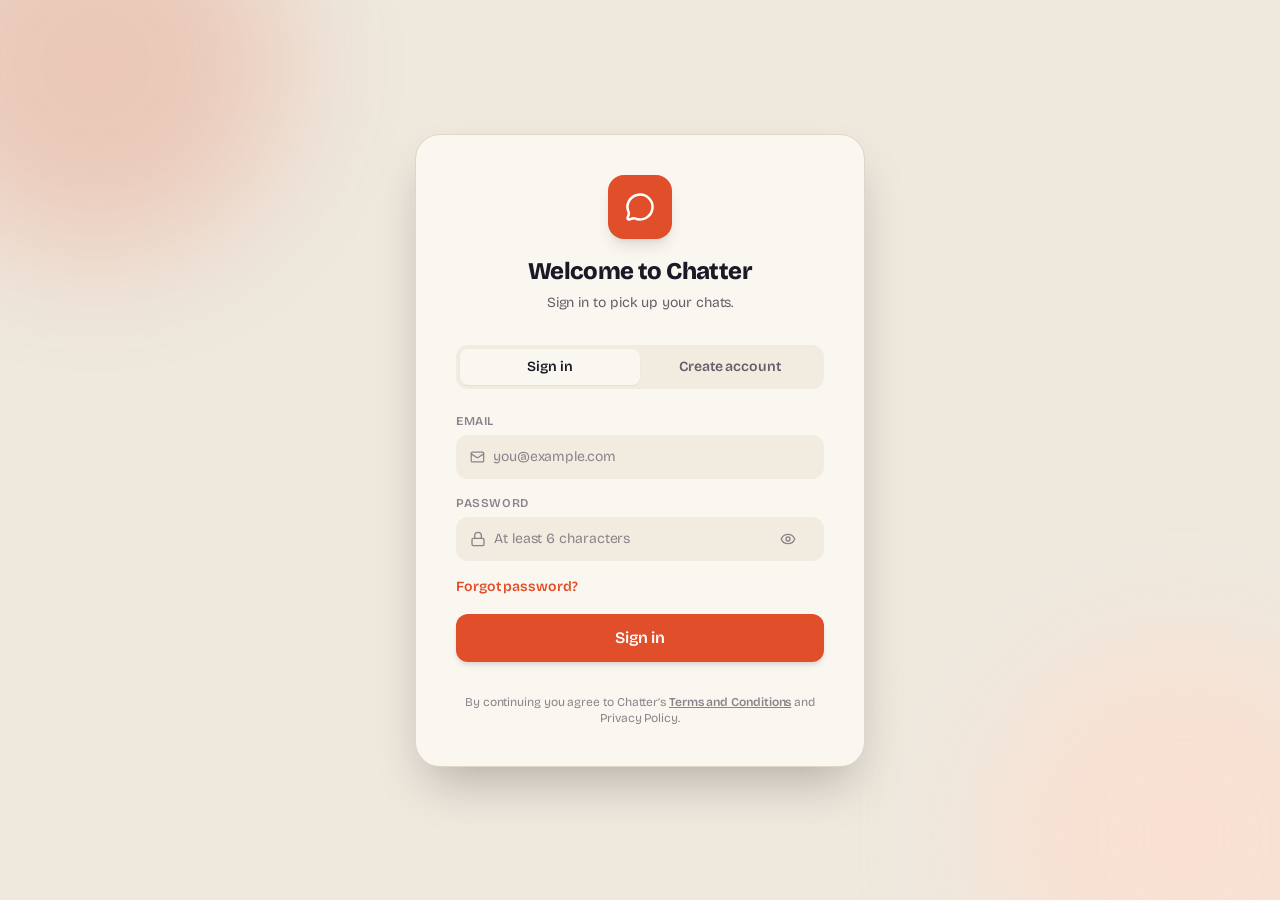
<file: app/index.html>
<!doctype html>
<html lang="en">
  <head>
    <meta charset="UTF-8" />
    <link rel="icon" type="image/png" href="./favicon.png" />
    <link rel="apple-touch-icon" href="./apple-touch-icon.png" />
    <link rel="manifest" href="./manifest.webmanifest" />
    <meta name="theme-color" content="#F5EFE6" />
    <meta name="viewport" content="width=device-width, initial-scale=1.0, viewport-fit=cover" />
    <meta name="mobile-web-app-capable" content="yes" />
    <meta name="apple-mobile-web-app-capable" content="yes" />
    <meta name="apple-mobile-web-app-title" content="Chatter" />
    <meta name="description" content="Chatter — private messaging with Ghost Canvas, smart replies and PIN protection." />
    <title>Chatter — Messaging</title>
    <link rel="preconnect" href="https://fonts.googleapis.com" />
    <link rel="preconnect" href="https://fonts.gstatic.com" crossorigin />
    <!-- Fonts load without blocking the first paint; text shows in a system font until they arrive -->
    <link rel="stylesheet" media="print" onload="this.media='all'" href="https://fonts.googleapis.com/css2?family=Bricolage+Grotesque:opsz,wght@12..96,400;12..96,500;12..96,600;12..96,700;12..96,800&family=Nunito:wght@400;500;600;700;800&family=Lora:wght@400;500;600;700&family=JetBrains+Mono:wght@400;500;700&family=Atkinson+Hyperlegible:wght@400;700&display=swap" />
    <noscript><link rel="stylesheet" href="https://fonts.googleapis.com/css2?family=Bricolage+Grotesque:wght@400;600;800&display=swap" /></noscript>
    <style>
      /* Launch screen: painted by the browser before any script runs, so the app never opens on a blank white page */
      html, body { margin: 0; background: #F6F1E8; }
      #boot { position: fixed; inset: 0; display: flex; flex-direction: column; align-items: center; justify-content: center; gap: 14px; background: #F6F1E8; color: #1C1926; font: 800 26px/1 system-ui, sans-serif; letter-spacing: -0.02em; }
      #boot i { width: 28px; height: 28px; border-radius: 50%; border: 3px solid rgba(224, 78, 42, .25); border-top-color: #E04E2A; animation: boot-spin .8s linear infinite; }
      @keyframes boot-spin { to { transform: rotate(360deg); } }
      @media (prefers-reduced-motion: reduce) { #boot i { animation-duration: 2.4s; } }
    </style>
    <script type="module" crossorigin src="./assets/index-Ca_2gz2l.js"></script>
  </head>
  <body>
    <div id="root"><div id="boot" role="status" aria-label="Loading Chatter"><span>Chatter</span><i></i></div></div>
  </body>
</html>
</file>
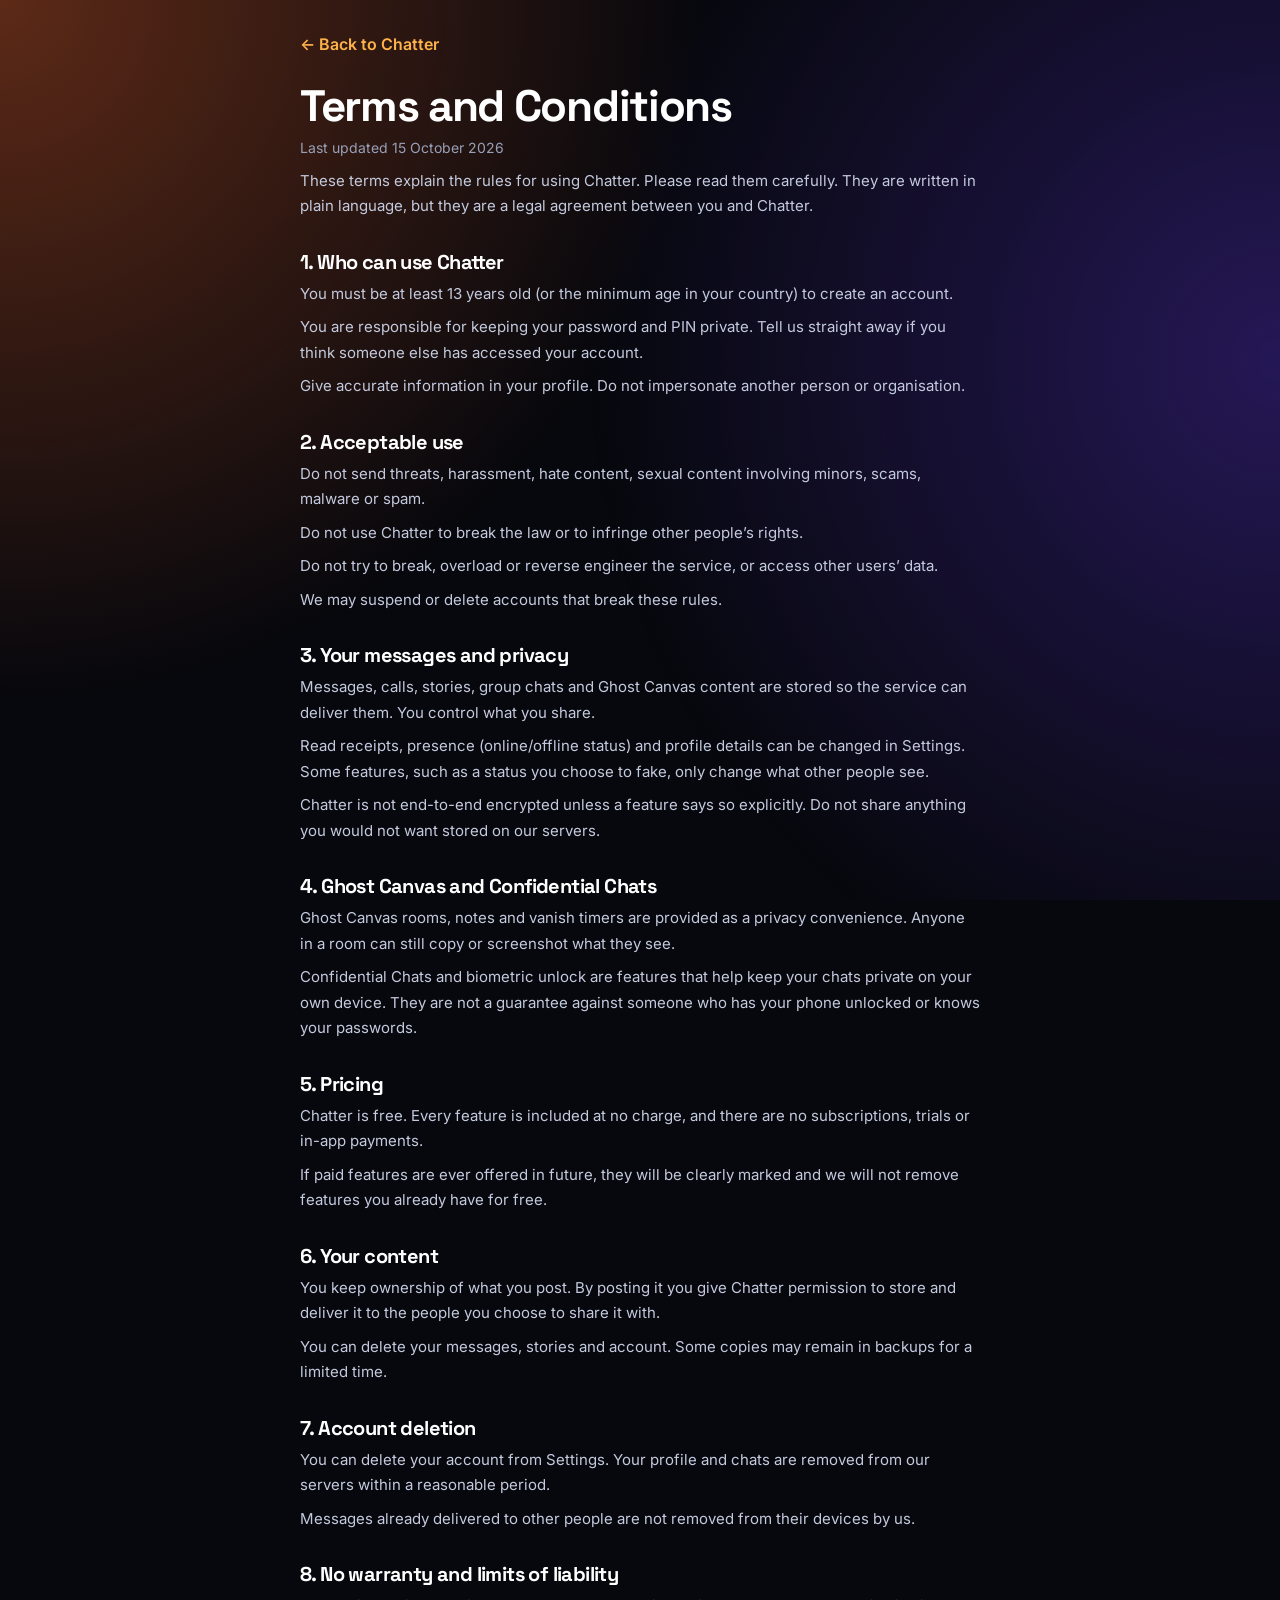
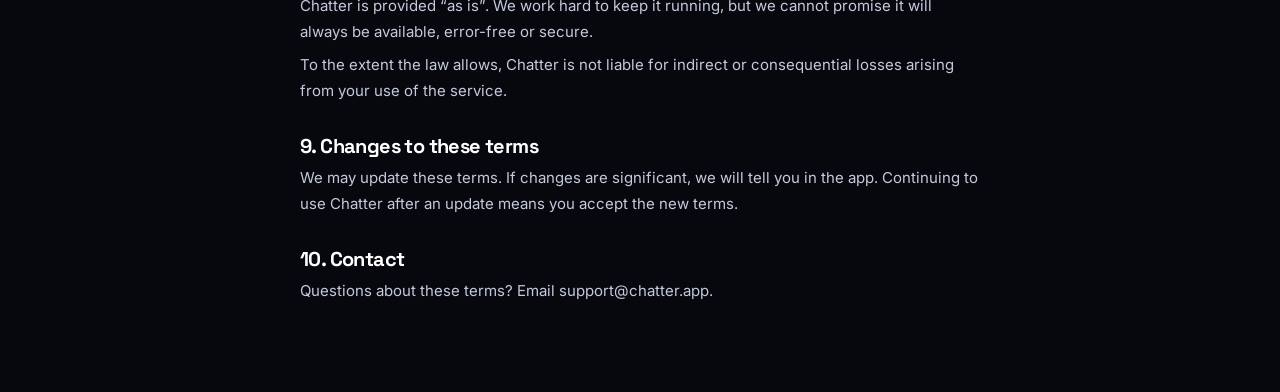
<file: terms.html>
<!doctype html>
<html lang="en"><head>
<meta charset="utf-8">
<meta name="viewport" content="width=device-width, initial-scale=1">
<title>Terms and Conditions | Chatter</title>
<meta name="theme-color" content="#07080d">
<link rel="preconnect" href="https://fonts.googleapis.com"><link rel="preconnect" href="https://fonts.gstatic.com" crossorigin>
<link href="https://fonts.googleapis.com/css2?family=Inter:wght@400;500;600&family=Space+Grotesk:wght@500;600;700&display=swap" rel="stylesheet">
<style>
:root{--bg:#07080d;--o:#ff6a2b;--o2:#ffb24a;--muted:#98a0b8}
*{box-sizing:border-box;margin:0;padding:0}
body{font-family:'Inter',system-ui,sans-serif;background:var(--bg);color:#fff;line-height:1.6;-webkit-font-smoothing:antialiased}
body::before{content:"";position:fixed;inset:0;z-index:-1;background:radial-gradient(circle at 0% 0%,rgba(255,106,43,.35),transparent 45%),radial-gradient(circle at 100% 40%,rgba(106,61,255,.3),transparent 50%)}
h1,h2{font-family:'Space Grotesk',system-ui,sans-serif;letter-spacing:-.03em;line-height:1.1}
.terms{max-width:720px;margin:0 auto;padding:32px 20px 80px}
.terms .back{display:inline-block;margin-bottom:24px;color:var(--o2);font-weight:600;text-decoration:none}
.terms .back:hover{text-decoration:underline}
.terms h1{font-size:clamp(32px,7vw,44px)}
.terms .updated{color:var(--muted);font-size:14px;margin-top:6px}
.terms h2{font-size:20px;margin:32px 0 8px}
.terms p{color:#c4cade;font-size:15px;line-height:1.7;margin:8px 0}
.terms ul{margin:8px 0 8px 20px}.terms li{color:#c4cade;font-size:15px;line-height:1.7;margin:4px 0}
.terms a{color:var(--o2)}
:focus-visible{outline:3px solid var(--o2);outline-offset:3px;border-radius:6px}
</style>
</head><body>
<main class="terms">
    <a href="./" class="back">&larr; Back to Chatter</a>
    <h1>Terms and Conditions</h1>
    <p class="updated">Last updated 15 October 2026</p>
    <p>These terms explain the rules for using Chatter. Please read them carefully. They are written in plain language, but they are a legal agreement between you and Chatter.</p>

    <h2>1. Who can use Chatter</h2>
    <p>You must be at least 13 years old (or the minimum age in your country) to create an account.</p>
    <p>You are responsible for keeping your password and PIN private. Tell us straight away if you think someone else has accessed your account.</p>
    <p>Give accurate information in your profile. Do not impersonate another person or organisation.</p>

    <h2>2. Acceptable use</h2>
    <p>Do not send threats, harassment, hate content, sexual content involving minors, scams, malware or spam.</p>
    <p>Do not use Chatter to break the law or to infringe other people’s rights.</p>
    <p>Do not try to break, overload or reverse engineer the service, or access other users’ data.</p>
    <p>We may suspend or delete accounts that break these rules.</p>

    <h2>3. Your messages and privacy</h2>
    <p>Messages, calls, stories, group chats and Ghost Canvas content are stored so the service can deliver them. You control what you share.</p>
    <p>Read receipts, presence (online/offline status) and profile details can be changed in Settings. Some features, such as a status you choose to fake, only change what other people see.</p>
    <p>Chatter is not end-to-end encrypted unless a feature says so explicitly. Do not share anything you would not want stored on our servers.</p>

    <h2>4. Ghost Canvas and Confidential Chats</h2>
    <p>Ghost Canvas rooms, notes and vanish timers are provided as a privacy convenience. Anyone in a room can still copy or screenshot what they see.</p>
    <p>Confidential Chats and biometric unlock are features that help keep your chats private on your own device. They are not a guarantee against someone who has your phone unlocked or knows your passwords.</p>

    <h2>5. Pricing</h2>
    <p>Chatter is free. Every feature is included at no charge, and there are no subscriptions, trials or in-app payments.</p>
    <p>If paid features are ever offered in future, they will be clearly marked and we will not remove features you already have for free.</p>
    <h2>6. Your content</h2>
    <p>You keep ownership of what you post. By posting it you give Chatter permission to store and deliver it to the people you choose to share it with.</p>
    <p>You can delete your messages, stories and account. Some copies may remain in backups for a limited time.</p>

    <h2>7. Account deletion</h2>
    <p>You can delete your account from Settings. Your profile and chats are removed from our servers within a reasonable period.</p>
    <p>Messages already delivered to other people are not removed from their devices by us.</p>

    <h2>8. No warranty and limits of liability</h2>
    <p>Chatter is provided “as is”. We work hard to keep it running, but we cannot promise it will always be available, error-free or secure.</p>
    <p>To the extent the law allows, Chatter is not liable for indirect or consequential losses arising from your use of the service.</p>

    <h2>9. Changes to these terms</h2>
    <p>We may update these terms. If changes are significant, we will tell you in the app. Continuing to use Chatter after an update means you accept the new terms.</p>

    <h2>10. Contact</h2>
    <p>Questions about these terms? Email support@chatter.app.</p>
  </main>
</body></html>
</file>
